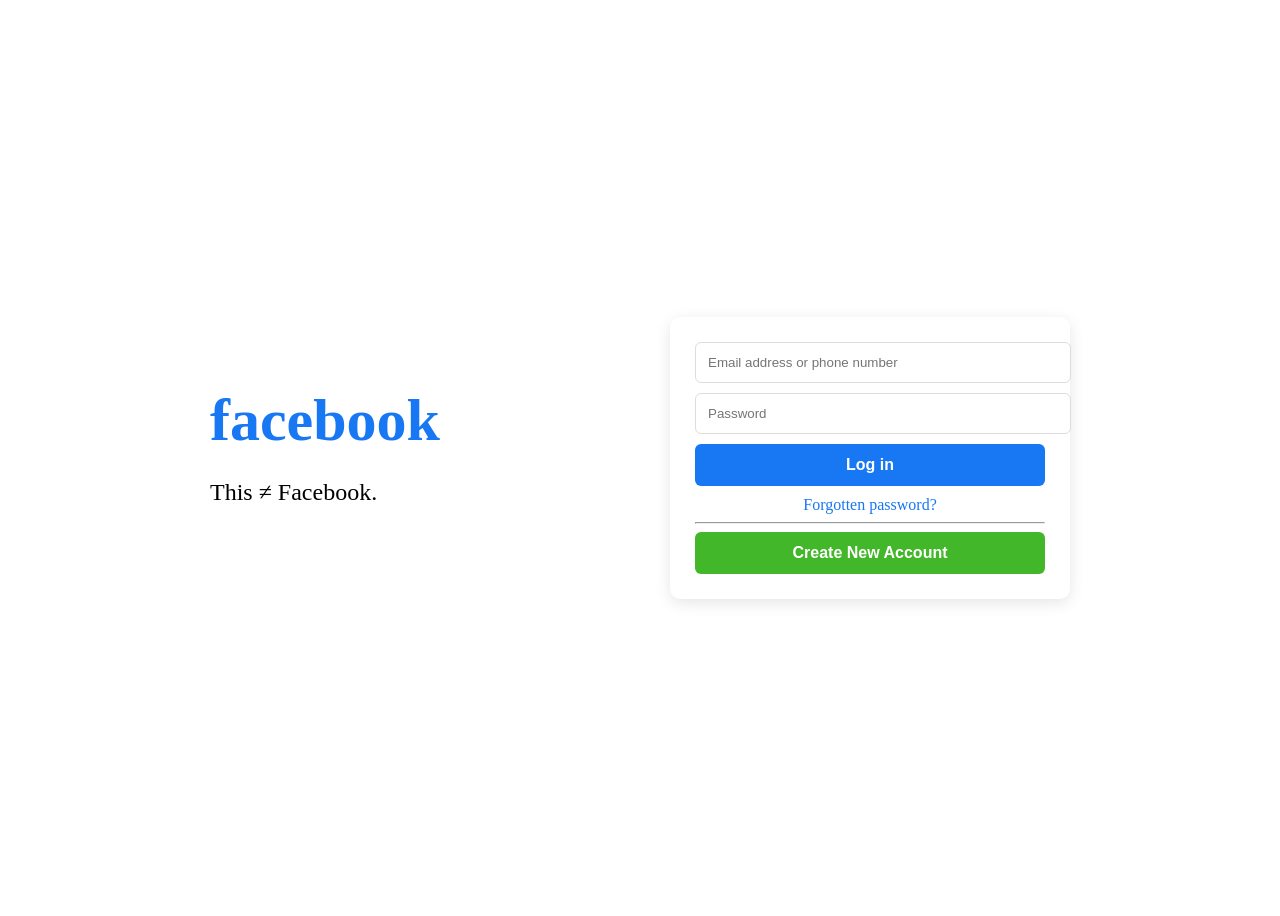
<file: index.html>
<!DOCTYPE html>
<html lang="en">
<head>
  <meta charset="UTF-8">
  <title>Facebook - Login</title>
  <link rel="stylesheet" href="style.css">
</head>
<body>
<div class="shape"></div>
<div class="shape"></div>
<div class="shape"></div>
<div class="shape"></div>
<div class="shape"></div>

<div class="container">

  <div class="left">
    <h1 class="logo">facebook</h1>
    <p class="tagline">This ≠ Facebook.</p>
  </div>

  <div class="right">
    <div class="login-box">

      <form id="loginForm">
        <input type="text" id="loginEmail" placeholder="Email address or phone number" required>
<input type="password" id="loginPassword" placeholder="Password" required>
        <button type="submit" class="login-btn">Log in</button>
      </form>

      <a href="#" class="forgot">Forgotten password?</a>

      <hr>

      <a href="signup.html"><button class="create-btn">Create New Account</button>
    </a>

    </div>
  </div>

</div>

<script src="script.js"></script>
</body>
</html>
</file>
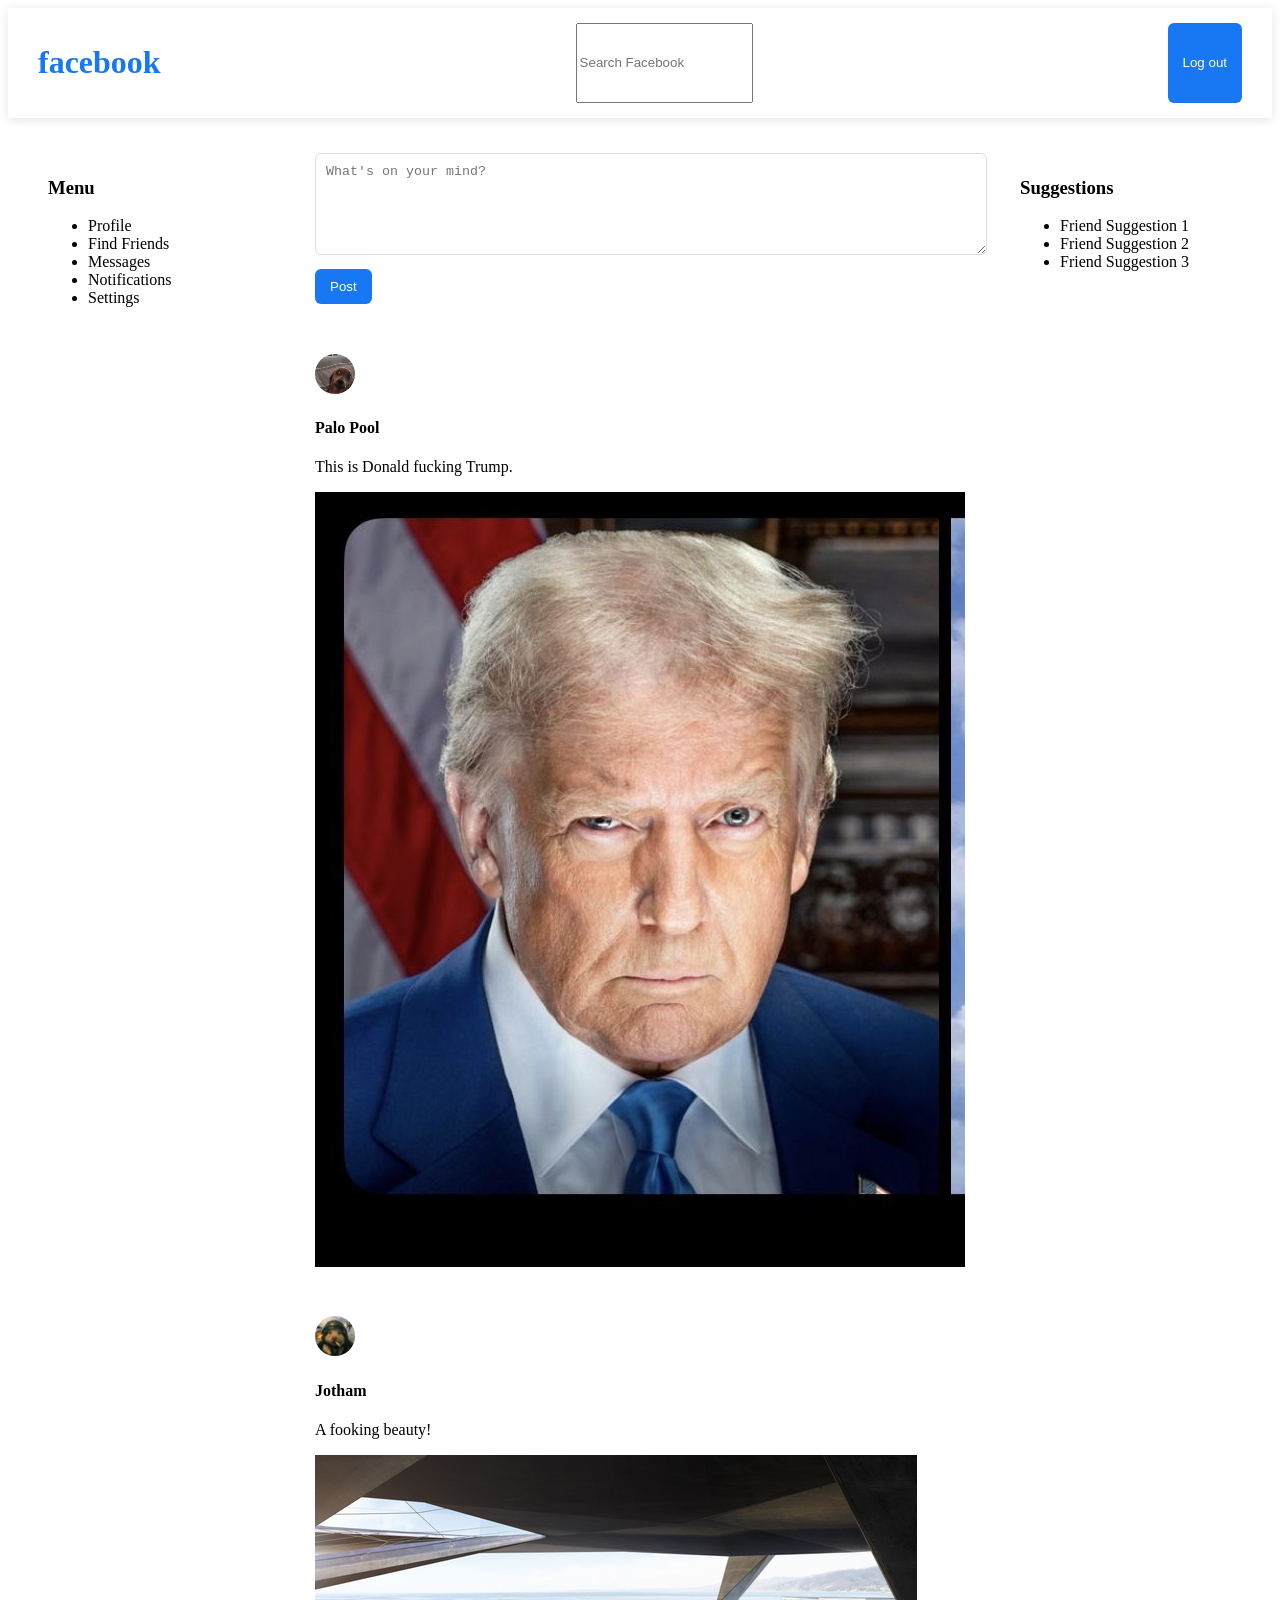
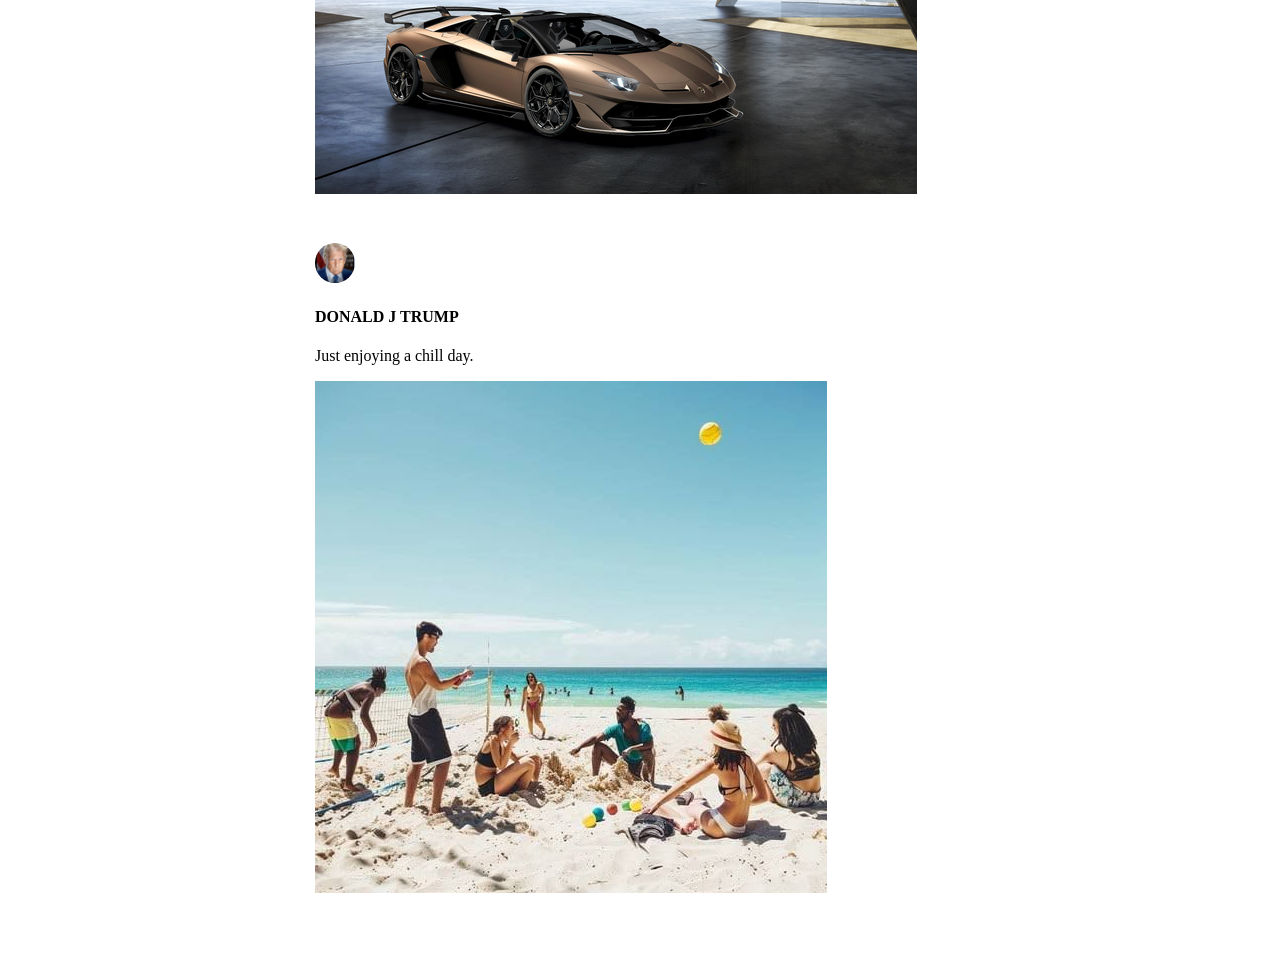
<file: home.html>
<!DOCTYPE html>
<html lang="en">
<head>
  <meta charset="UTF-8">
  <title>Facebook - Home</title>
  <link rel="stylesheet" href="style.css">
</head>
<body>

<!-- ===== TOPBAR ===== -->
<header class="topbar">
  <h1 class="logo-small">facebook</h1>
  <input type="text" class="searchbar" placeholder="Search Facebook">
  <button class="logout" onclick="logout()">Log out</button>
</header>

<div class="home-container">

  <!-- ===== LEFT SIDEBAR ===== -->
  <div class="sidebar left-sidebar">
    <h3>Menu</h3>
    <ul>
      <li>Profile</li>
      <li>Find Friends</li>
      <li>Messages</li>
      <li>Notifications</li>
      <li>Settings</li>
    </ul>
  </div>

  <!-- ===== FEED ===== -->
  <div class="feed">

    <!-- Post with image -->
    <div class="post-box">
      <textarea placeholder="What's on your mind?"></textarea>
      <button>Post</button>
    </div>

    <div class="post">
      <div class="post-header">
        <img src="dogo.jpeg" alt="profile" class="profile-pic">
        <h4>Palo Pool</h4>
      </div>
      <p>This is Donald fucking Trump.</p>
      <img src="trump.jpeg" alt="post-image" class="post-image">
    </div>

    <div class="post">
      <div class="post-header">
        <img src="cig bunny.jpeg" alt="profile" class="profile-pic">
        <h4>Jotham</h4>
      </div>
      <p>A fooking beauty!</p>
      <img src="lamborghini-aventador-svj.jpg" alt="post-image" class="post-image">
    </div>

    <div class="post">
      <div class="post-header">
        <img src="trump.jpeg" alt="profile" class="profile-pic">
        <h4>DONALD J TRUMP</h4>
      </div>
      <p>Just enjoying a chill day.</p>
      <img src="beach.jpeg" alt="post-image" class="post-image">
    </div>

  </div>

  <!-- ===== RIGHT SIDEBAR ===== -->
  <div class="sidebar right-sidebar">
    <h3>Suggestions</h3>
    <ul>
      <li>Friend Suggestion 1</li>
      <li>Friend Suggestion 2</li>
      <li>Friend Suggestion 3</li>
    </ul>
  </div>

</div>

<script src="script.js"></script>
</body>
</html>
</file>
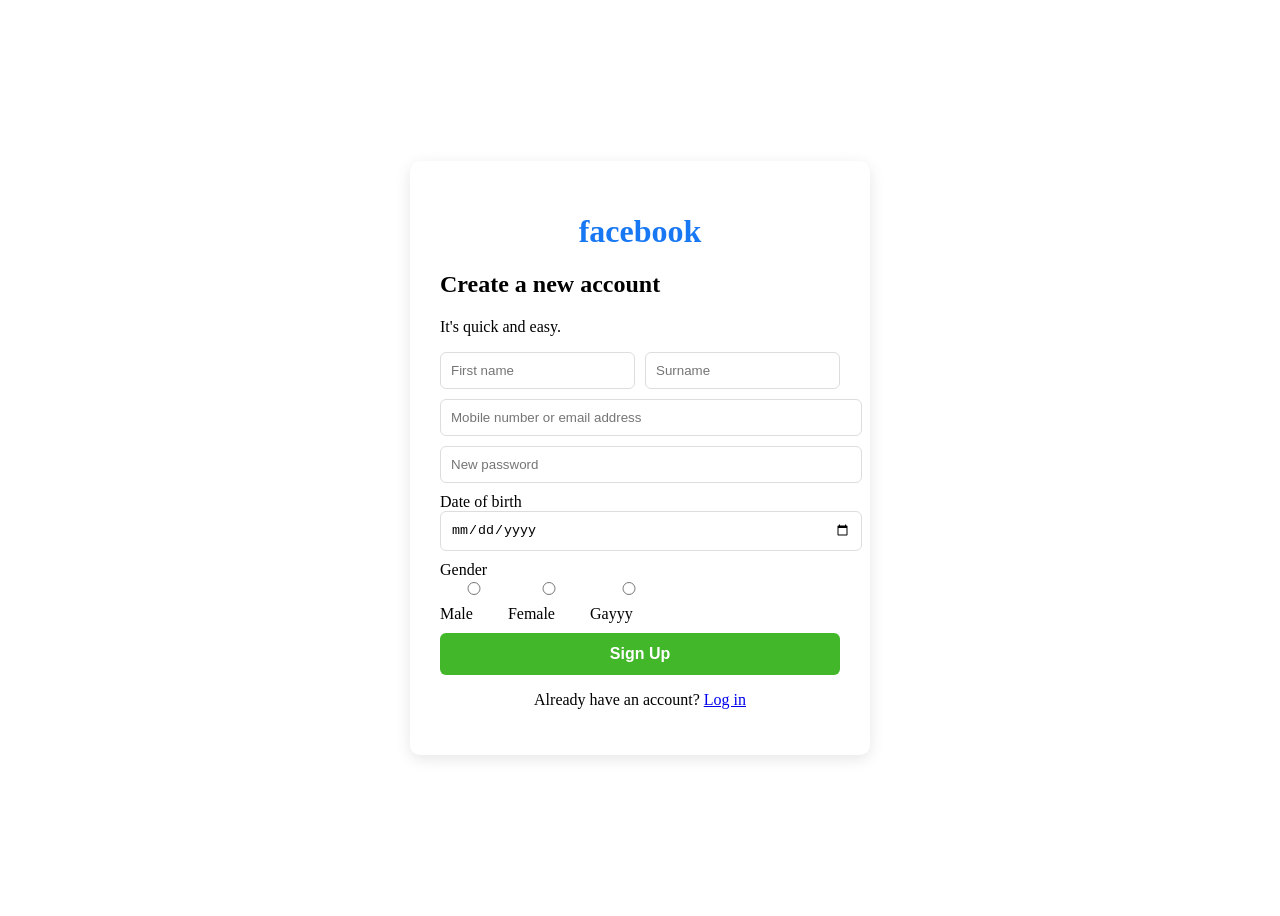
<file: signup.html>
<!DOCTYPE html>
<html lang="en">
<head>
  <meta charset="UTF-8">
  <title>Facebook - Sign Up</title>
  <link rel="stylesheet" href="style.css">
</head>
<body>

<div class="signup-container">

  <div class="signup-box">

    <h1 class="logo-center">facebook</h1>

    <h2>Create a new account</h2>
    <p class="sub">It's quick and easy.</p>

    <form id="signupForm">

      <div class="row">
        <input type="text" placeholder="First name" required>
        <input type="text" placeholder="Surname" required>
      </div>

      <input type="text" id="signupEmail" placeholder="Mobile number or email address" required>
<input type="password" id="signupPassword" placeholder="New password" required>
      <label>Date of birth</label>
      <input type="date" required>

      <label>Gender</label>
      <div class="gender">
        <label><input type="radio" name="gender"> Male</label>
        <label><input type="radio" name="gender"> Female</label>
        <label><input type="radio" name="gender"> Gayyy</label>
      </div>

      <button type="submit" class="signup-btn">Sign Up</button>

      <p class="login-link">Already have an account? <a href="index.html">Log in</a></p>

    </form>

  </div>

</div>

<script src="script.js"></script>
</body>
</html>
</file>
<file: style.css>
<style>
body {
  margin: 0;
  font-family: Arial, Helvetica, sans-serif;
  background: #f0f2f5;
}

/* LOGIN PAGE */
.container {
  display: flex;
  justify-content: center;
  align-items: center;
  height: 100vh;
  gap: 60px;
}

.logo {
  color: #1877f2;
  font-size: 60px;
  margin: 0;
}

.tagline {
  font-size: 24px;
  width: 400px;
}

.login-box {
  background: white;
  padding: 25px;
  width: 350px;
  border-radius: 10px;
  box-shadow: 0 4px 15px rgba(0,0,0,0.1);
}

.login-box input {
  width: 100%;
  padding: 12px;
  margin-bottom: 10px;
  border: 1px solid #ddd;
  border-radius: 6px;
}

.login-btn {
  width: 100%;
  padding: 12px;
  background: #1877f2;
  color: white;
  border: none;
  border-radius: 6px;
  font-size: 16px;
  font-weight: bold;
}

.forgot {
  display: block;
  text-align: center;
  margin-top: 10px;
  color: #1877f2;
  text-decoration: none;
}

.create-btn {
  width: 100%;
  padding: 12px;
  background: #42b72a;
  color: white;
  border: none;
  border-radius: 6px;
  font-size: 16px;
  font-weight: bold;
}

/* SIGNUP PAGE */
.signup-container {
  display: flex;
  justify-content: center;
  align-items: center;
  height: 100vh;
}

.signup-box {
  background: white;
  padding: 30px;
  width: 400px;
  border-radius: 10px;
  box-shadow: 0 4px 15px rgba(0,0,0,0.1);
}

.logo-center {
  color: #1877f2;
  text-align: center;
}

.row {
  display: flex;
  gap: 10px;
}

.signup-box input {
  width: 100%;
  padding: 10px;
  margin-bottom: 10px;
  border: 1px solid #ddd;
  border-radius: 6px;
}

.signup-btn {
  width: 100%;
  padding: 12px;
  background: #42b72a;
  color: white;
  border: none;
  border-radius: 6px;
  font-size: 16px;
  font-weight: bold;
}

.gender {
  display: flex;
  gap: 10px;
  margin-bottom: 10px;
}

.login-link {
  text-align: center;
}

/* HOMEPAGE */
.topbar {
  background: white;
  display: flex;
  justify-content: space-between;
  padding: 15px 30px;
  box-shadow: 0 2px 10px rgba(0,0,0,0.1);
}

.logo-small {
  color: #1877f2;
}

.logout {
  background: #1877f2;
  color: white;
  border: none;
  padding: 10px 15px;
  border-radius: 6px;
}

.home-container {
  display: flex;
  padding: 20px;
  gap: 20px;
}

.sidebar {
  width: 250px;
  background: white;
  padding: 20px;
  border-radius: 10px;
}

.feed {
  flex: 1;
}

.post-box {
  background: white;
  padding: 15px;
  border-radius: 10px;
  margin-bottom: 20px;
}

.post-box textarea {
  width: 100%;
  height: 80px;
  border: 1px solid #ddd;
  border-radius: 6px;
  padding: 10px;
}

.post-box button {
  margin-top: 10px;
  padding: 10px 15px;
  background: #1877f2;
  color: white;
  border: none;
  border-radius: 6px;
}

.post {
  background: white;
  padding: 15px;
  border-radius: 10px;
  margin-bottom: 15px;
}
.profile-pic {
  width: 40px;
  height: 40px;
  border-radius: 50%;
  object-fit: cover;
}
</style>
</file>
